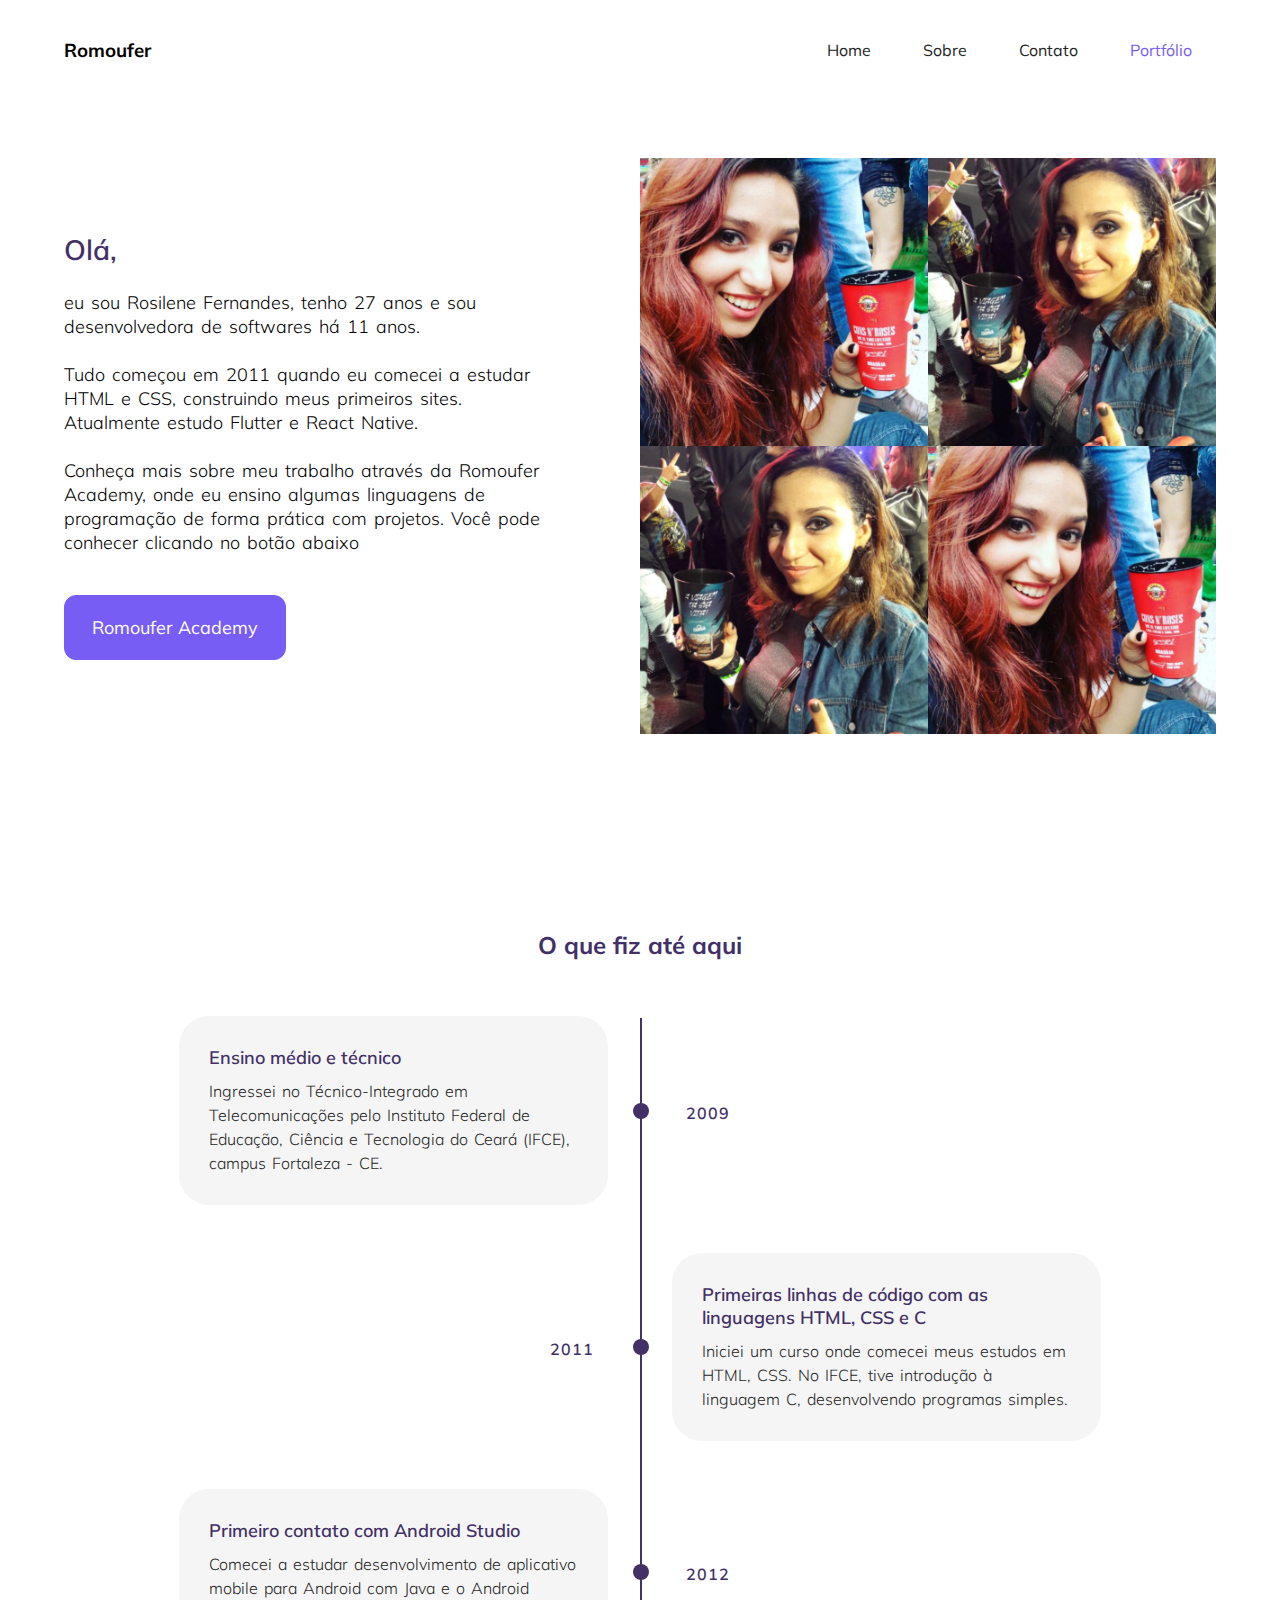
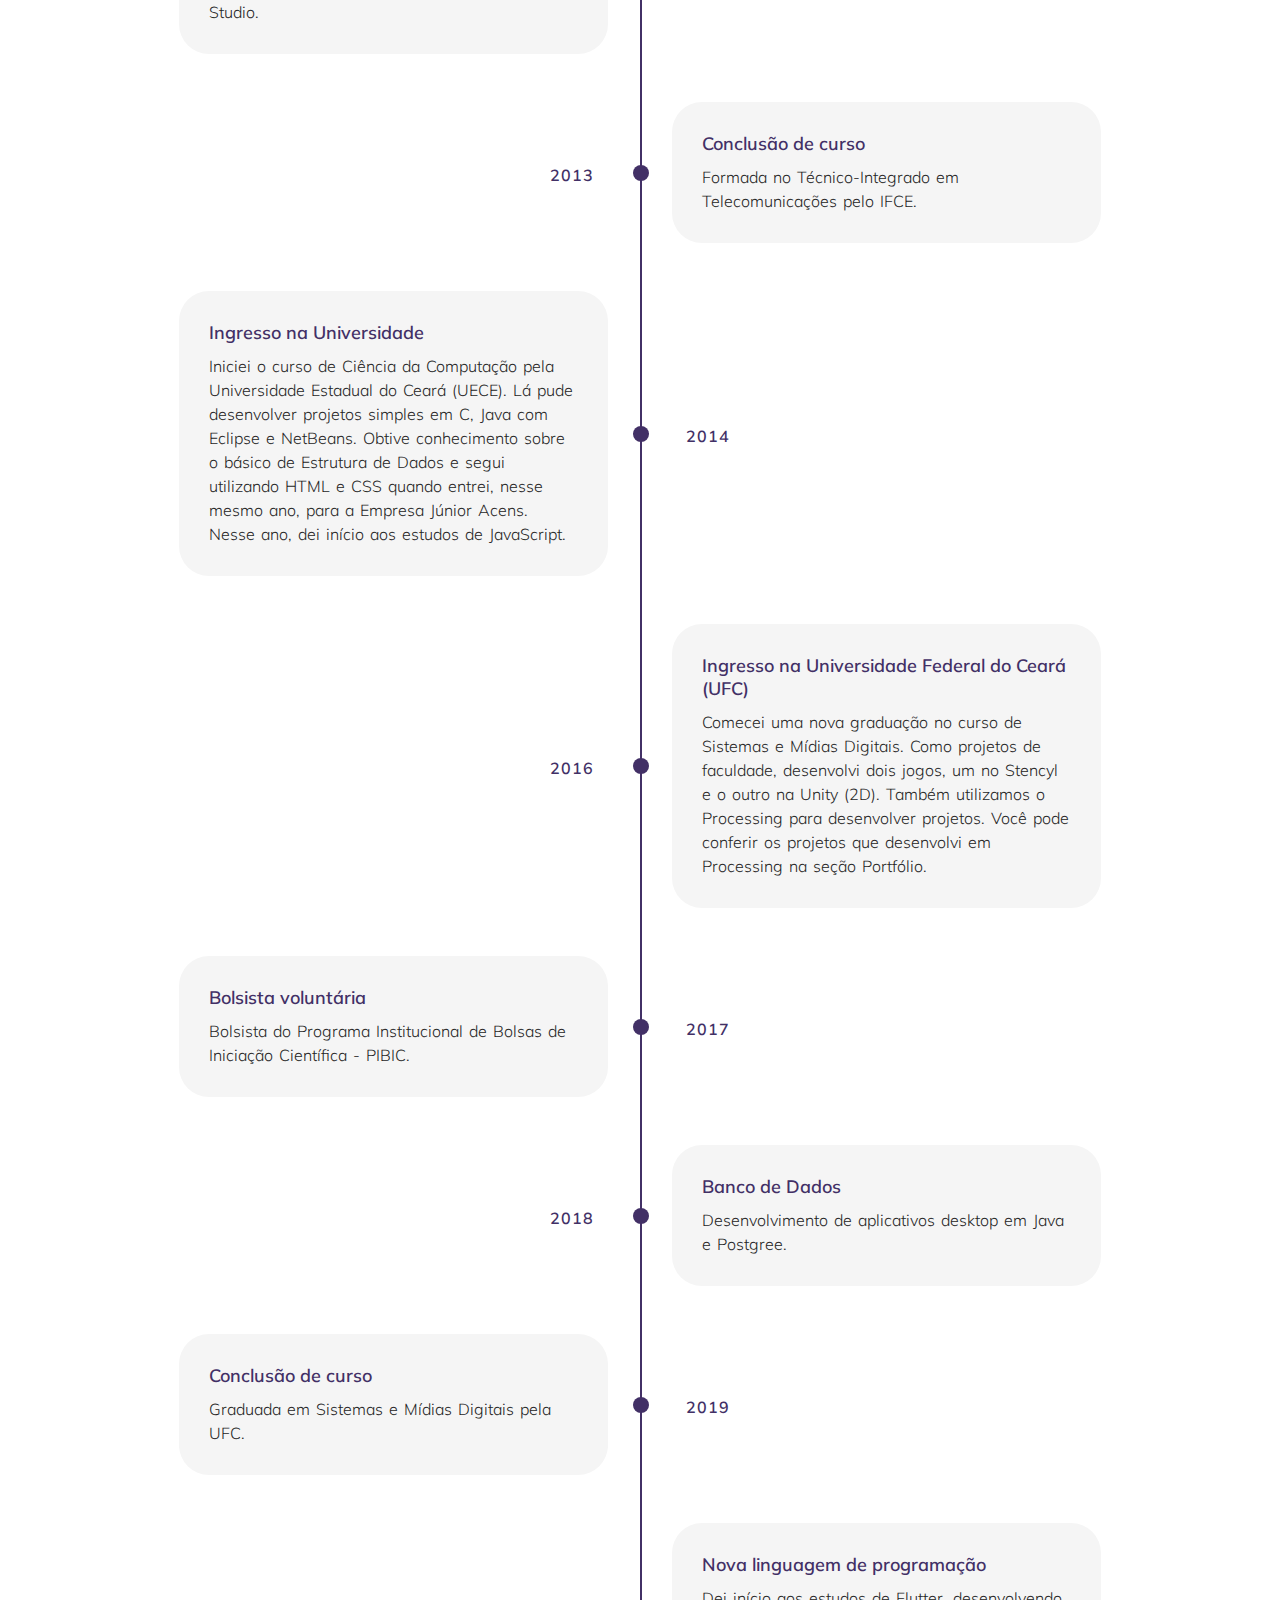
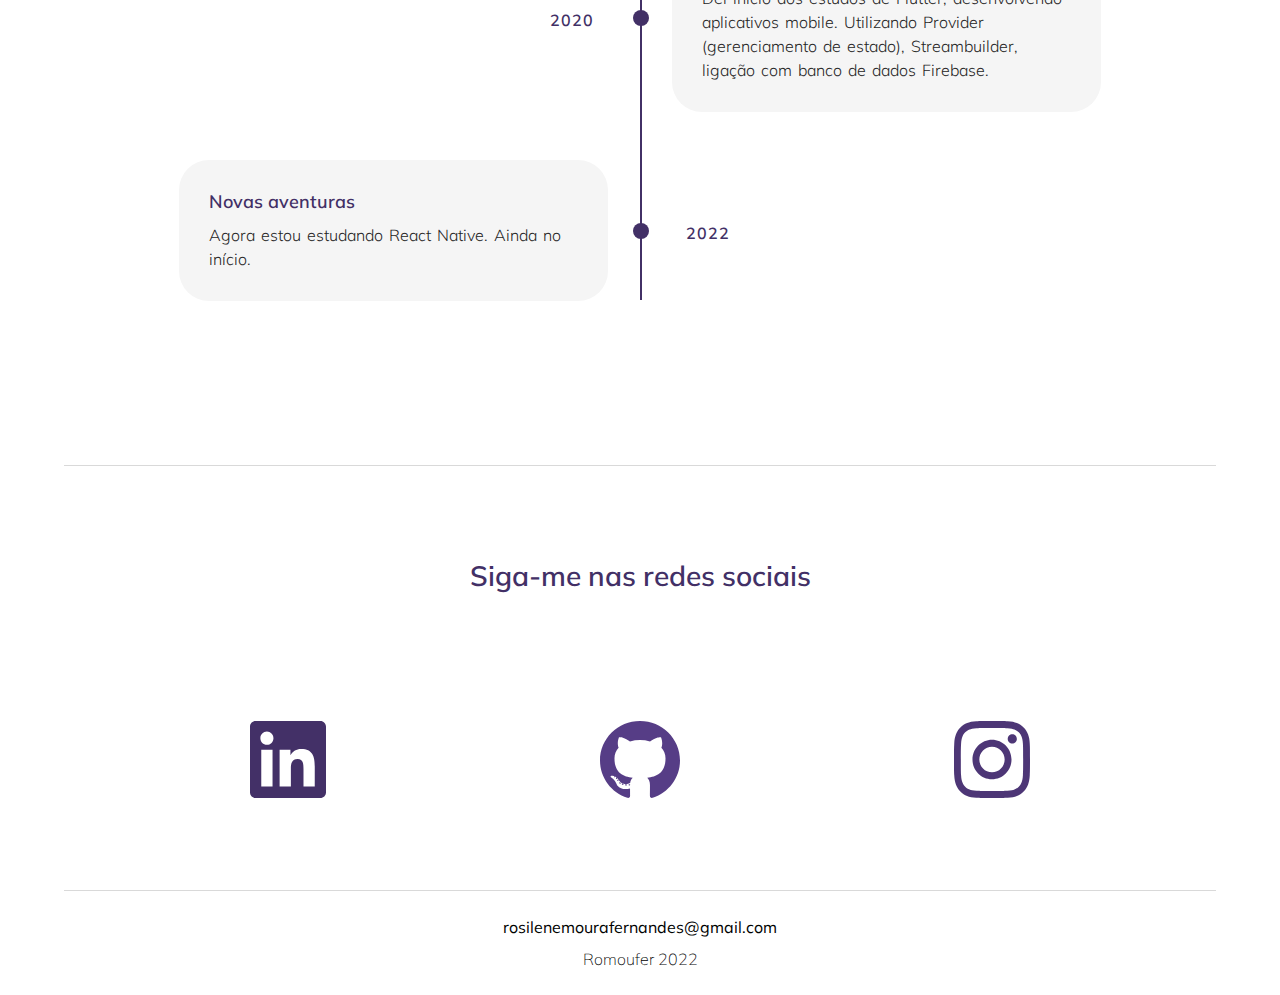
<file: index.html>
<!DOCTYPE html>

<html lang="pt-BR">
    <head>
        <meta charset="UTF-8" />
        <meta name="keywords" content="HTML, CSS, JavaScript" />
        <meta name="description" content="Tutotial about Landingpage." />
        <meta name="author" content="Rosilene Moufer" />
        <meta name="viewport" content="width=device-width, initial-scale=1.0">
        <link rel="stylesheet" href="css/index.css" /> 
        <title>Landpage</title>
        <script src="data/data.js" type="text/javascript"></script>
        <script src="components/menu/menu.js" type="text/javascript" defer></script>
      </head>

    <body>
        <header-component></header-component>

        <main>
            <section id="section-home">
                <img id="section-home-left" src="assets/foto-rosilene.jpg" width="50%">

                <div id="section-home-right">
                    <div id="section-home-right-text">
                        <h1>Olá,</h1>

                        <p>eu sou Rosilene Fernandes, tenho 27 anos e sou desenvolvedora de softwares há 11 anos.</p>

                        <p>
                          Tudo começou em 2011 quando eu comecei a estudar HTML e CSS, construindo meus primeiros sites.
                          Atualmente estudo Flutter e React Native.
                        </p>

                        <p>
                          Conheça mais sobre meu trabalho através da Romoufer Academy, onde eu ensino algumas linguagens 
                          de programação de forma prática com projetos. Você pode conhecer
                          clicando no botão abaixo
                        </p>
                    </div>
               
                  
                    <a id="section-home-right-button-a" href="#">
                        Romoufer Academy
                    </a>
              
                </div>
            </section>

            <section id="section-about">
                <h2>O que fiz até aqui</h2>

                <div id="timeline">

                  <script type="text/javascript">
                    function init() {
                      var timeline = document.getElementById("timeline");
              
                      for (i = 0; i < data.length; i++) {
                        let position;

                        if (i % 2 != 0) {
                          position = "right"; 
                        } else {
                          position = "left";                      
                        } 

                        let content = `<div class='container ` + position + `'>
                                          <div class='date'>` + data[i].date + `</div>
                                          <div class='content'>
                                            <h2>` + data[i].title + `</h2>
                                            <p>` + data[i].description + `</p>
                                          </div>
                                        </div>`;

                          timeline.innerHTML = timeline.innerHTML + content;
                      }
                    }
                    
                    window.onload = init;
                  </script>

                </div>
            </section>

            <section id="social-medias">
              <h2>Siga-me nas redes sociais</h2>

              <div id="box-images">
                  <a href="https://br.linkedin.com/in/rosilenemoufer" target="_blank">
                    <img class="logo" src="assets/social-media/linkedin.svg" alt="Linkedin" width="30%" />
                  </a>

                  <a href="https://github.com/rosilenemoufer" target="_blank">
                    <img class="logo" src="assets/social-media/github.svg" alt="GitHub" width="31%" />
                  </a>

                  <a href="https://www.instagram.com/romoufer/" target="_blank">
                    <img class="logo" src="assets/social-media/instagram-logo.svg" alt="Instagram" width="30%" />
                  </a>
                </div>
            </section>
        </main>

        <footer>
            <p id="email">rosilenemourafernandes@gmail.com</p>
            <p>Romoufer 2022</p>
        </footer>

        <script type="text/javascript" src="javascript/menu.js"></script>

    </body>
</html>
</file>
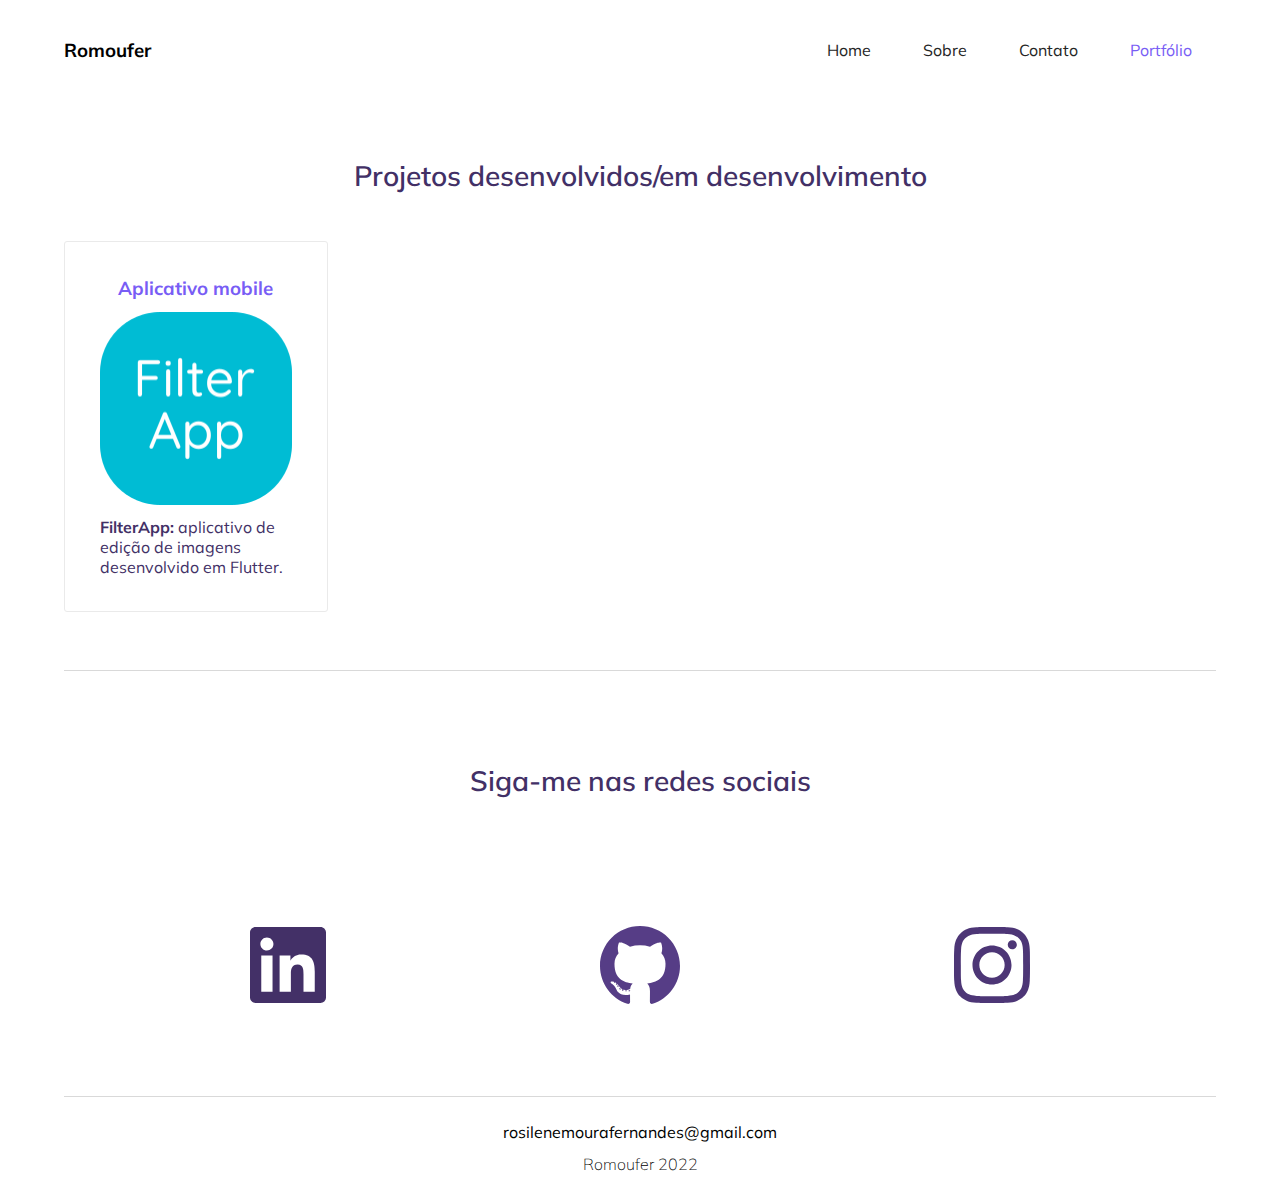
<file: portfolio.html>
<!DOCTYPE html>

<html lang="pt-BR">
    <head>
        <meta charset="UTF-8" />
        <meta name="keywords" content="HTML, CSS, JavaScript" />
        <meta name="description" content="Tutotial about Landingpage." />
        <meta name="author" content="Rosilene Moufer" />
        <meta name="viewport" content="width=device-width, initial-scale=1.0">
        <link rel="stylesheet" href="css/portfolio.css" /> 
        <title>Landpage</title>
        <script type="text/javascript" src="data/data.js"></script>
        <script src="components/menu/menu.js" type="text/javascript" defer></script>
      </head>

    <body>
        <header-component></header-component>

        <main>
            <section id="section-portfolio">
                <div id="section-portfolio-title">
                    <h1>Projetos desenvolvidos/em desenvolvimento</h1>
                </div>
                <div id="section-portfolio-cards">
                    <a href="pages/portfolio/filterapp/filterapp.html" class="section-portfolio-card">
                        <h3>Aplicativo mobile</h3>
                        <img class="section-portfolio-card-image" src="assets/portfolio/filterapp/logo.png">
                        <p><b>FilterApp:</b> aplicativo de edição de imagens desenvolvido em Flutter.</p>
                    </a>
                </div>
            </section>

            <section id="social-medias">
              <h2>Siga-me nas redes sociais</h2>

              <div id="box-images">
                  <a href="https://br.linkedin.com/in/rosilenemoufer" target="_blank">
                    <img class="logo" src="assets/social-media/linkedin.svg" alt="Linkedin" width="30%" />
                  </a>

                  <a href="https://github.com/rosilenemoufer" target="_blank">
                    <img class="logo" src="assets/social-media/github.svg" alt="GitHub" width="31%" />
                  </a>

                  <a href="https://www.instagram.com/romoufer/" target="_blank">
                    <img class="logo" src="assets/social-media/instagram-logo.svg" alt="Instagram" width="30%" />
                  </a>
                </div>
            </section>
        </main>

        <footer>
            <p id="email">rosilenemourafernandes@gmail.com</p>
            <p>Romoufer 2022</p>
        </footer>

        <script type="text/javascript" src="javascript/menu.js"></script>

    </body>
</html>
</file>
<file: css/index.css>
@charset "UTF-8";

@import url('https://fonts.googleapis.com/css2?family=Work+Sans:wght@200;400&display=swap');
@import url('https://fonts.googleapis.com/css2?family=Red+Hat+Display:ital,wght@0,300;0,500;1,400&display=swap');
@import url('https://fonts.googleapis.com/css2?family=Montserrat:wght@200;300;400;500&display=swap');
@import url('https://fonts.googleapis.com/css2?family=Mulish:wght@200;300;400;500;600&display=swap');

:root {
  --primary-color: #FFFFFF;
  --second-color: #E3DBFE;
  --third-color: #F5F5F5;
  --link-color: #785DF5;
  --title-color: #423066;
  --text-color: #252525;
}

* {
  margin: 0;
  padding: 0;
}

body {
  font-family: 'Mulish', sans-serif;
  background-color: var(--primary-color);
  display: block;
  margin: 0 auto;
}

/* header */

header {
  padding: 16px 5% 16px 5%;
  display: flex;
  flex-direction: row;
  justify-content: space-between;
  align-items: center;
}

#menu-mobile {
  display: none;
}

header nav {
  padding: 24px 0 24px 0;
}

header nav a {
  font-size: 16px;
  font-weight: 400;
  padding: 24px;
  text-decoration: none;
  color: var(--text-color);
}

header nav a:hover {
  color: var(--link-color);
  border-bottom: 1px solid var(--link-color);
}

header nav .link-portfolio {
  color: var(--link-color);
}

/* section */

main {
  padding: 0% 5% 0% 5%;
  display: flex;
  flex-direction: column;
  gap: 24px;
}

/* section home */

#section-home {
  background-color: var(--primary-color);
  padding: 5% 0 5% 0;
  display: flex;
  flex-direction: row-reverse;
  justify-content: space-between;
  align-items: center;
  gap: 8%;
}

#section-home-left {
  background-color: var(--primary-color);
  flex: 1;
}

#section-home-right {
  flex: 1;
  display: flex;
  flex-direction: column;
  align-items: flex-start;
  gap: 40px;
}

#section-home-right-text {
  display: flex;
  flex-direction: column;
  align-items: flex-start;
  gap: 24px;
}

#section-home-right h1 {
  color: var(--title-color);
  font-size: 28px;
  font-weight: 600;
}

#section-home-right p {
  font-size: 18px;
  font-weight: 300;
  word-spacing: 2px;
  line-height: 24px;
}

#section-home-right-button-a {
  width: 180px;
  text-decoration: none;
  padding: 20px;
  color: var(--primary-color);
  background-color: var(--link-color);
  border: 1px solid var(--link-color);
  border-radius: 12px;
  font-size: large;
  text-align: center;
}

#section-home-right-button-a:hover {
  width: 180px;
  text-decoration: none;
  padding: 20px;
  color: var(--link-color);
  background-color: var(--primary-color);
  border: 1px solid var(--link-color);
  border-radius: 12px;
  font-size: large;
  text-align: center;
}

/* section about */

#section-about {
  display: flex;
  flex-direction: column;
  align-items: center;
  gap: 32px;
  padding: 10% 0 10% 0;
  color: var(--title-color);
}

#section-about h1 {
  font-size: 28px;
  font-weight: 600;
}

#timeline {
  position: relative;
  width: 100%;
}

#timeline::after {
  content: '';
  position: absolute;
  width: 2px;
  background-color: var(--title-color);
  top: 1%;
  bottom: 1%;
  left: 50%;
}

.container {
  position: relative;
  width: 40%;
  padding: 24px 0 24px 0;
}

.container.left {
  left: 10%;
}

.container.right {
  left: 50%;
}

.container::after {
  content: '';
  position: absolute;
  width: 16px;
  height: 16px;
  top: calc(50% - 8px);
  right: -8px;
  background-color: var(--title-color);
  border-radius: 16px;
  z-index: 1;
}

.container.right::after {
  left: -7px;
}

.container.left::after {
  right: -9px;
}

.container .date {
  position: absolute;
  display: inline-block;
  top: calc(50% - 8px);
  font-size: 14px;
  font-weight: bold;
  color: var(--title-color);
  letter-spacing: 1px;
  z-index: 1;
  font-size: 16px;
  font-weight: 600;
}

.container.left .date {
  right: -90px;
}

.container.right .date {
  left: -90px;
}

.container .content {
  padding: 30px 30px 30px 30px;
  background: var(--third-color);
  /*position: relative;*/
  border-radius: 30px;
}

.container.right .content {
  margin-left: 32px;
}

.container.left .content {
  margin-right: 32px;
}

.container .content h2 {
  margin: 0 0 10px 0;
  font-size: 18px;
  font-weight: normal;
  color: var(--title-color);
  font-weight: 600;
}

.container .content p {
  margin: 0;
  font-size: 16px;
  color: var(--text-color);
  font-weight: 300;
  word-spacing: 2px;
  line-height: 24px;
}

/* section social medias */

#social-medias {
  background-color: transparent;
  border-top: 1px solid rgba(0, 0, 0, 0.15);
  border-bottom: 1px solid rgba(0, 0, 0, 0.15);
  padding: 8% 0 8% 0;
  display: flex;
  flex-direction: column;
  gap: 128px;
}

#social-medias h2 {
  color: var(--title-color);
  font-size: 28px;
  font-weight: 600;
  text-align: center;
}

#box-images {
  display: flex;
  flex-direction: row;
  justify-content: space-evenly;
  align-items: center;
}

#box-images .logo {
  display: block;
  margin: auto;
  filter: invert(17%) sepia(27%) saturate(1562%) hue-rotate(221deg) brightness(103%) contrast(89%);
  /*filter: invert(100%) sepia(66%) saturate(0%) hue-rotate(53deg) brightness(111%) contrast(101%);*/
}

#box-images .logo:hover {
  filter: invert(35%) sepia(64%) saturate(1532%) hue-rotate(228deg) brightness(99%) contrast(94%);
}

/* footer */

footer {
  padding: 2% 5% 2% 5%;
  display: flex;
  flex-direction: column;
  align-items: center;
  gap: 12px;
  font-weight: 200;
}

footer #email {
  font-weight: 400;
}

/*
@media (max-width: 770px) {
  /* section */
/*
  main {
    padding: 0% 5% 0% 5%;
    display: flex;
    flex-direction: column;
    gap: 80px;
  }

  /* section home */
/*
  #section-home {
    background-color: var(--primary-color);
    padding: 5% 0 5% 0;
    display: flex;
    flex-direction: column;
    justify-content: space-between;
    align-items: center;
    gap: 64px;
  }

  #section-home-right {
    flex: 1;
    display: flex;
    flex-direction: column;
    align-items: center;
    gap: 64px;
  }

  #section-home-right-text {
    display: flex;
    flex-direction: column;
    align-items: center;
    text-align: justify;
    gap: 24px;
  }

  /* section about */
/*
  #section-about {
    display: flex;
    flex-direction: column;
    align-items: center;
    padding: 10% 0 10% 0;
    color: var(--title-color);
  }

  /* timeline */
/*
  #timeline::after {
    left: 10%;
  }

  .container {
    width: 90%;
    padding: 0%;
    margin: 4% 0;
  }

  .container.left {
    left: 10%;
  }

  .container.right {
    left: 8%;
  }

  .container.left::after {
    /* dot *//*
    left: -1.2%;
  }

  .container.right::after {
    /* dot *//*
    left: 1%;
  }

  .container.left .date {
    top: 42%;
    right: 103%;

  }

  .container.right .date {
    top: 42%;
    left: -9%;
  }

  .container.left .content {
    left: 4%;
    padding: 30px;
    border-radius: 30px;
  }

  .container.right .content {
    left: 0;
    padding: 30px;
    border-radius: 30px;
  }
}*/

@media (max-width: 700px) {
  /* nav */

  #menu-mobile {
    display: block;
    cursor: pointer;
    padding: .5rem 0;
    border: none;
    background: none;
  }

  #hamburger {
    display: block;
    border-top: 2px solid var(--link-color);
    width: 20px;
    height: 2px;
    margin-bottom: 5px;
    position: relative;

  }

  /* pseudo elemento criado dentro do elemento  */
  #hamburger::before, #hamburger::after {
    content: '';
    display: block;
    width: 20px;
    height: 2px;
    background-color: var(--link-color);
    margin-top: 5px;
    transition: 0.3s;
    position: relative;
  }

  #menu-mobile.active #hamburger {
    border-top-color: transparent;
  }

  #menu-mobile.active #hamburger::after {
    rotate: 130deg;
    top: -7px;
    /*transform: rotate(130deg)*/
  }

  #menu-mobile.active #hamburger::before {
    rotate: -130deg;
  }

  #nav {
    padding: 0;
    margin: 0;
    display: flex;
    flex-direction: column;
    position: absolute;
    width: 100%;
    top: 70px;
    right: 0px;
    background-color: var(--third-color);
    z-index: 1000;
    height: 0px;
    visibility: hidden;
    overflow-y: hidden;
    transition: 0.1s;
  }

  #nav.active {
    height: calc(100% - 70px); /* 100vh - 70px */
    visibility: visible;
    overflow-y: auto;
  }

  #nav a:hover {
    background-color: rgba(255, 255, 255, 0.5);
    border: none;
  }

  /* section */

  main {
    padding: 0% 5% 0% 5%;
    display: flex;
    flex-direction: column;
    gap: 64px;
  }

  /* section home */

  #section-home {
    background-color: var(--primary-color);
    padding: 5% 0 5% 0;
    display: flex;
    flex-direction: column;
    justify-content: space-between;
    align-items: center;
    gap: 64px;
  }

  #section-home-right {
    flex: 1;
    display: flex;
    flex-direction: column;
    align-items: center;
    gap: 64px;
  }

  #section-home-right-text {
    display: flex;
    flex-direction: column;
    align-items: center;
    text-align: justify;
    gap: 24px;
  }

  #section-home-right p {
    font-size: 14px;
    font-weight: 300;
    word-spacing: 1px;
    line-height: 24px;
  }

  /* section about */

  #section-about {
    display: flex;
    flex-direction: column;
    align-items: center;
    padding: 10% 0 0% 0;
    color: var(--title-color);
  }

  /* timeline */

  #timeline::after {
    background-color: transparent;
  }

  .container {
    padding: 12px 0 12px 0;
    width: 100%;
    text-align: center;
  }
  
  .container.left {
    left: 0%;
  }
  
  .container.right {
    left: 0%;
  }
  
  .container.right::after {
    /* dot*/
    left: 0px;
    background-color: transparent;
  }
  
  .container.left::after {
    right: 0px;
    background-color: transparent;
  }
  
  .container .date {
    position: relative;
    display: inline-block;
    top: 0;
    margin-bottom: 12px;
    font-size: 14px;
    font-weight: bold;
    color: var(--title-color);
    letter-spacing: 1px;
    z-index: 1;
    font-size: 16px;
    font-weight: 600;
  }
  
  .container.left .date {
    right: 0px;
  }
  
  .container.right .date {
    left: 0px;
  }
  
  .container .content {
    padding: 0px;
    background: var(--third-color);
    border-radius: 30px;
    padding: 30px;
  }
  
  .container.right .content {
    margin-left: 0px;
  }
  
  .container.left .content {
    margin-right: 0px;
  }
  
  .container .content h2 {
    margin-bottom: 12px;
    font-size: 16px;
    font-weight: normal;
    color: var(--title-color);
    font-weight: 600;
  }
  
  .container .content p {
    margin: 0;
    font-size: 16px;
    color: var(--text-color);
    font-weight: 300;
    word-spacing: 2px;
    line-height: 24px;
  }

  /**/

  #social-medias {
    background-color: var(--third-color);
    padding: 12% 0%;
    display: flex;
    flex-direction: column;
    gap: 48px;
    background-color: transparent;
    border-top: 1px solid rgba(0, 0, 0, 0.15);
    border-bottom: 1px solid rgba(0, 0, 0, 0.15);

  }

  #social-medias h2 {
    color: var(--title-color);
    font-size: 20px;
    font-weight: 500;
    text-align: center;
  }

  footer {
    padding: 32px 0;
    display: flex;
    flex-direction: column;
    align-items: center;
    gap: 12px;
    font-weight: 200;
  }
}
</file>
<file: css/portfolio.css>
@charset "UTF-8";

@import url('https://fonts.googleapis.com/css2?family=Work+Sans:wght@200;400&display=swap');
@import url('https://fonts.googleapis.com/css2?family=Red+Hat+Display:ital,wght@0,300;0,500;1,400&display=swap');
@import url('https://fonts.googleapis.com/css2?family=Montserrat:wght@200;300;400;500&display=swap');
@import url('https://fonts.googleapis.com/css2?family=Mulish:wght@200;300;400;500;600&display=swap');

:root {
  --primary-color: #FFFFFF;
  --second-color: #E3DBFE;
  --third-color: #F5F5F5;
  --link-color: #785DF5;
  --title-color: #423066;
  --text-color: #252525;
}

* {
  margin: 0;
  padding: 0;
}

body {
  font-family: 'Mulish', sans-serif;
  background-color: var(--primary-color);
  display: block;
  margin: 0 auto;
  max-width: 1600px;
}

main {
  padding: 0% 5% 0% 5%;
  display: flex;
  flex-direction: column;
}

/* section home */

#section-portfolio {
  background-color: var(--primary-color);
  padding: 5% 0 5% 0;
  display: flex;
  flex-direction: column;
  align-items: center;
  gap: 48px;

}

#section-portfolio-title h1 {
  color: var(--title-color);
  font-size: 28px;
  font-weight: 600;
}

#section-portfolio-cards {
  background-color: var(--primary-color);
  display: inline-flex;
  flex-wrap: wrap;
  gap: 34px;
  width: 100%;
}

.section-portfolio-card {
  background-color: var(--primary-color);
  width: 16.73%;
  padding: 3%;
  border: 1px #eaeaea solid;
  border-radius: 3px;
  display: flex;
  flex-direction: column;
  gap: 12px;
  text-decoration: none;
}

.section-portfolio-card:hover {
  border: 1px var(--link-color) solid;
}

.section-portfolio-card h3 {
  text-align: center;
  color: var(--link-color);
}

.section-portfolio-card-image {
  width: 100%;
}

.section-portfolio-card p {
  color: var(--title-color);
}

/* section social medias */

#social-medias {
  background-color: transparent;
  border-top: 1px solid rgba(0, 0, 0, 0.15);
  border-bottom: 1px solid rgba(0, 0, 0, 0.15);
  padding: 8% 0 8% 0;
  display: flex;
  flex-direction: column;
  gap: 128px;
}

#social-medias h2 {
  color: var(--title-color);
  font-size: 28px;
  font-weight: 600;
  text-align: center;
}

#box-images {
  display: flex;
  flex-direction: row;
  justify-content: space-evenly;
  align-items: center;
}

#box-images .logo {
  display: block;
  margin: auto;
  filter: invert(17%) sepia(27%) saturate(1562%) hue-rotate(221deg) brightness(103%) contrast(89%);
  /*filter: invert(100%) sepia(66%) saturate(0%) hue-rotate(53deg) brightness(111%) contrast(101%);*/
}

#box-images .logo:hover {
  filter: invert(35%) sepia(64%) saturate(1532%) hue-rotate(228deg) brightness(99%) contrast(94%);
}

/* footer */

footer {
  padding: 2% 5% 2% 5%;
  display: flex;
  flex-direction: column;
  align-items: center;
  gap: 12px;
  font-weight: 200;
}

footer #email {
  font-weight: 400;
}

/*
@media (max-width: 770px) {
  /* section */
/*
  main {
    padding: 0% 5% 0% 5%;
    display: flex;
    flex-direction: column;
    gap: 80px;
  }

  /* section home */
/*
  #section-home {
    background-color: var(--primary-color);
    padding: 5% 0 5% 0;
    display: flex;
    flex-direction: column;
    justify-content: space-between;
    align-items: center;
    gap: 64px;
  }

  #section-home-right {
    flex: 1;
    display: flex;
    flex-direction: column;
    align-items: center;
    gap: 64px;
  }

  #section-home-right-text {
    display: flex;
    flex-direction: column;
    align-items: center;
    text-align: justify;
    gap: 24px;
  }

  /* section about */
/*
  #section-about {
    display: flex;
    flex-direction: column;
    align-items: center;
    padding: 10% 0 10% 0;
    color: var(--title-color);
  }

  /* timeline */
/*
  #timeline::after {
    left: 10%;
  }

  .container {
    width: 90%;
    padding: 0%;
    margin: 4% 0;
  }

  .container.left {
    left: 10%;
  }

  .container.right {
    left: 8%;
  }

  .container.left::after {
    /* dot *//*
    left: -1.2%;
  }

  .container.right::after {
    /* dot *//*
    left: 1%;
  }

  .container.left .date {
    top: 42%;
    right: 103%;

  }

  .container.right .date {
    top: 42%;
    left: -9%;
  }

  .container.left .content {
    left: 4%;
    padding: 30px;
    border-radius: 30px;
  }

  .container.right .content {
    left: 0;
    padding: 30px;
    border-radius: 30px;
  }
}*/

@media (max-width: 700px) {
  /* nav */

  #menu-mobile {
    display: block;
    cursor: pointer;
    padding: .5rem 0;
    border: none;
    background: none;
  }

  #hamburger {
    display: block;
    border-top: 2px solid var(--link-color);
    width: 20px;
    height: 2px;
    margin-bottom: 5px;
    position: relative;

  }

  /* pseudo elemento criado dentro do elemento  */
  #hamburger::before, #hamburger::after {
    content: '';
    display: block;
    width: 20px;
    height: 2px;
    background-color: var(--link-color);
    margin-top: 5px;
    transition: 0.3s;
    position: relative;
  }

  #menu-mobile.active #hamburger {
    border-top-color: transparent;
  }

  #menu-mobile.active #hamburger::after {
    rotate: 130deg;
    top: -7px;
    /*transform: rotate(130deg)*/
  }

  #menu-mobile.active #hamburger::before {
    rotate: -130deg;
  }

  #nav {
    padding: 0;
    margin: 0;
    display: flex;
    flex-direction: column;
    position: absolute;
    width: 100%;
    top: 70px;
    right: 0px;
    background-color: var(--third-color);
    z-index: 1000;
    height: 0px;
    visibility: hidden;
    overflow-y: hidden;
    transition: 0.1s;
  }

  #nav.active {
    height: calc(100% - 70px); /* 100vh - 70px */
    visibility: visible;
    overflow-y: auto;
  }

  #nav a:hover {
    background-color: rgba(255, 255, 255, 0.5);
    border: none;
  }

  /* section */

  main {
    padding: 0% 5% 0% 5%;
    display: flex;
    flex-direction: column;
    gap: 64px;
  }

  /* section home */

  #section-home {
    background-color: var(--primary-color);
    padding: 5% 0 5% 0;
    display: flex;
    flex-direction: column;
    justify-content: space-between;
    align-items: center;
    gap: 64px;
  }

  #section-home-right {
    flex: 1;
    display: flex;
    flex-direction: column;
    align-items: center;
    gap: 64px;
  }

  #section-home-right-text {
    display: flex;
    flex-direction: column;
    align-items: center;
    text-align: justify;
    gap: 24px;
  }

  #section-home-right p {
    font-size: 14px;
    font-weight: 300;
    word-spacing: 1px;
    line-height: 24px;
  }

  /* section about */

  #section-about {
    display: flex;
    flex-direction: column;
    align-items: center;
    padding: 10% 0 0% 0;
    color: var(--title-color);
  }

  /* timeline */

  #timeline::after {
    background-color: transparent;
  }

  .container {
    padding: 12px 0 12px 0;
    width: 100%;
    text-align: center;
  }
  
  .container.left {
    left: 0%;
  }
  
  .container.right {
    left: 0%;
  }
  
  .container.right::after {
    /* dot*/
    left: 0px;
    background-color: transparent;
  }
  
  .container.left::after {
    right: 0px;
    background-color: transparent;
  }
  
  .container .date {
    position: relative;
    display: inline-block;
    top: 0;
    margin-bottom: 12px;
    font-size: 14px;
    font-weight: bold;
    color: var(--title-color);
    letter-spacing: 1px;
    z-index: 1;
    font-size: 16px;
    font-weight: 600;
  }
  
  .container.left .date {
    right: 0px;
  }
  
  .container.right .date {
    left: 0px;
  }
  
  .container .content {
    padding: 0px;
    background: var(--third-color);
    border-radius: 30px;
    padding: 30px;
  }
  
  .container.right .content {
    margin-left: 0px;
  }
  
  .container.left .content {
    margin-right: 0px;
  }
  
  .container .content h2 {
    margin-bottom: 12px;
    font-size: 16px;
    font-weight: normal;
    color: var(--title-color);
    font-weight: 600;
  }
  
  .container .content p {
    margin: 0;
    font-size: 16px;
    color: var(--text-color);
    font-weight: 300;
    word-spacing: 2px;
    line-height: 24px;
  }

  /**/

  #social-medias {
    background-color: var(--third-color);
    padding: 12% 0%;
    display: flex;
    flex-direction: column;
    gap: 48px;
    background-color: transparent;
    border-top: 1px solid rgba(0, 0, 0, 0.15);
    border-bottom: 1px solid rgba(0, 0, 0, 0.15);

  }

  #social-medias h2 {
    color: var(--title-color);
    font-size: 20px;
    font-weight: 500;
    text-align: center;
  }

  footer {
    padding: 32px 0;
    display: flex;
    flex-direction: column;
    align-items: center;
    gap: 12px;
    font-weight: 200;
  }
}
</file>
